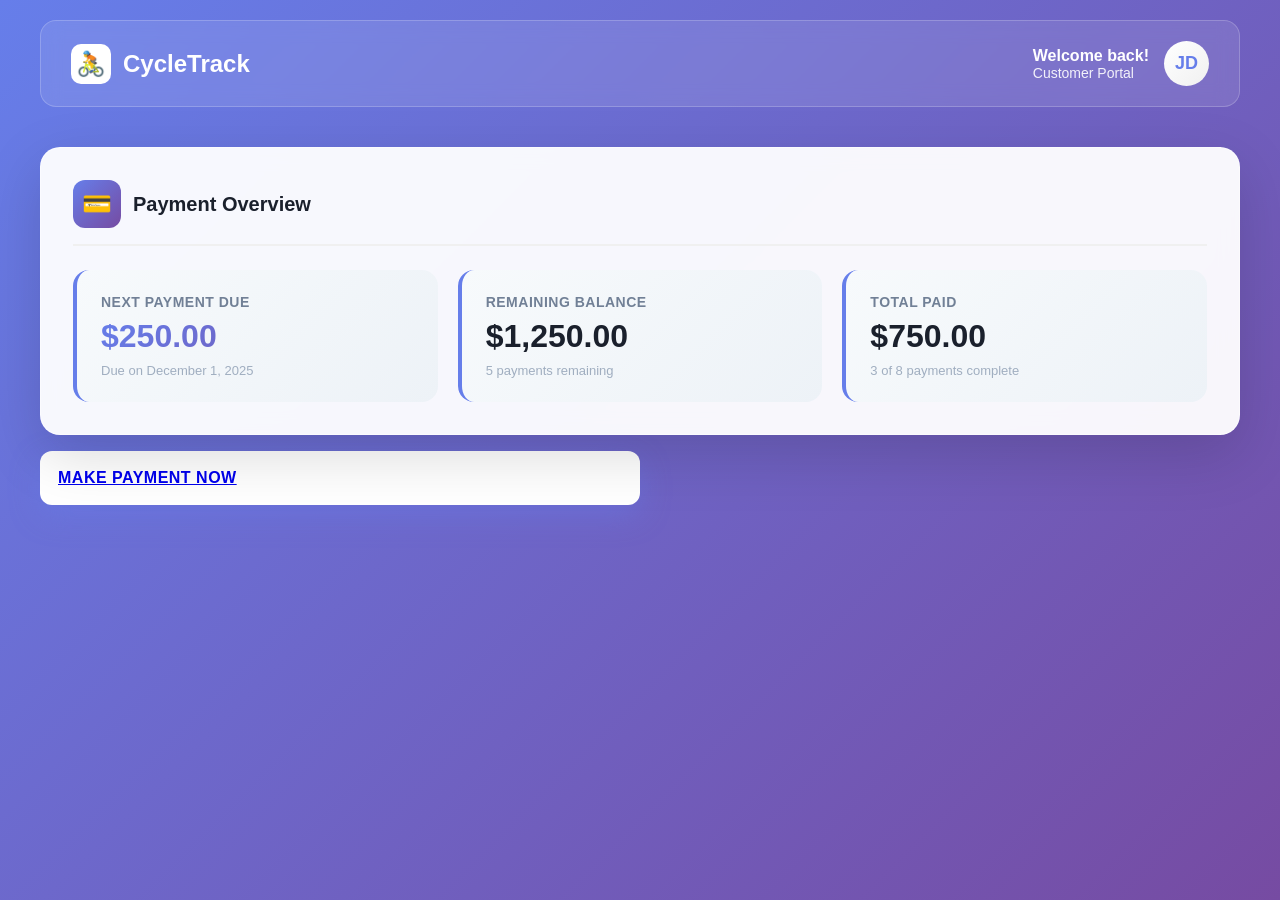
<file: cycle_track/www/customer_profile/index.html>
<!DOCTYPE html>
<html lang="en">
	<head>
		<meta charset="UTF-8" />
		<meta name="viewport" content="width=device-width, initial-scale=1.0" />
		<title>CycleTrack - Customer Profile</title>
		<style>
			* {
				margin: 0;
				padding: 0;
				box-sizing: border-box;
			}

			body {
				font-family: -apple-system, BlinkMacSystemFont, "Segoe UI", Roboto, Oxygen, Ubuntu,
					Cantarell, sans-serif;
				background: linear-gradient(135deg, #667eea 0%, #764ba2 100%);
				min-height: 100vh;
				padding: 20px;
			}

			.container {
				max-width: 1200px;
				margin: 0 auto;
			}

			/* Header */
			.header {
				display: flex;
				justify-content: space-between;
				align-items: center;
				margin-bottom: 40px;
				background: rgba(255, 255, 255, 0.1);
				backdrop-filter: blur(10px);
				padding: 20px 30px;
				border-radius: 16px;
				border: 1px solid rgba(255, 255, 255, 0.2);
			}

			.logo {
				display: flex;
				align-items: center;
				gap: 12px;
				color: white;
				font-size: 24px;
				font-weight: 700;
			}

			.logo-icon {
				width: 40px;
				height: 40px;
				background: white;
				border-radius: 10px;
				display: flex;
				align-items: center;
				justify-content: center;
				font-size: 24px;
			}

			.user-info {
				display: flex;
				align-items: center;
				gap: 15px;
				color: white;
			}

			.user-avatar {
				width: 45px;
				height: 45px;
				background: linear-gradient(135deg, #fff 0%, #f0f0f0 100%);
				border-radius: 50%;
				display: flex;
				align-items: center;
				justify-content: center;
				font-weight: 600;
				color: #667eea;
				font-size: 18px;
			}

			/* Main Content Grid */
			.grid {
				display: grid;
				grid-template-columns: 1fr 1fr;
				gap: 24px;
				margin-bottom: 24px;
			}

			/* Cards */
			.card {
				background: rgba(255, 255, 255, 0.95);
				backdrop-filter: blur(10px);
				border-radius: 20px;
				padding: 32px;
				box-shadow: 0 20px 60px rgba(0, 0, 0, 0.15);
				border: 1px solid rgba(255, 255, 255, 0.5);
				transition: transform 0.3s ease, box-shadow 0.3s ease;
			}

			.card:hover {
				transform: translateY(-5px);
				box-shadow: 0 25px 70px rgba(0, 0, 0, 0.2);
			}

			.card-header {
				display: flex;
				align-items: center;
				gap: 12px;
				margin-bottom: 24px;
				padding-bottom: 16px;
				border-bottom: 2px solid #f0f0f0;
			}

			.card-icon {
				width: 48px;
				height: 48px;
				background: linear-gradient(135deg, #667eea 0%, #764ba2 100%);
				border-radius: 12px;
				display: flex;
				align-items: center;
				justify-content: center;
				font-size: 24px;
				color: white;
			}

			.card-title {
				font-size: 20px;
				font-weight: 700;
				color: #1a202c;
			}

			/* Payment Summary */
			.payment-summary {
				grid-column: 1 / -1;
			}

			.summary-grid {
				display: grid;
				grid-template-columns: repeat(auto-fit, minmax(250px, 1fr));
				gap: 20px;
			}

			.summary-item {
				padding: 24px;
				background: linear-gradient(135deg, #f7fafc 0%, #edf2f7 100%);
				border-radius: 16px;
				border-left: 4px solid #667eea;
			}

			.summary-label {
				font-size: 14px;
				color: #718096;
				text-transform: uppercase;
				letter-spacing: 0.5px;
				margin-bottom: 8px;
				font-weight: 600;
			}

			.summary-value {
				font-size: 32px;
				font-weight: 800;
				color: #1a202c;
				margin-bottom: 8px;
			}

			.summary-value.highlight {
				background: linear-gradient(135deg, #667eea 0%, #764ba2 100%);
				-webkit-background-clip: text;
				-webkit-text-fill-color: transparent;
				background-clip: text;
			}

			.summary-meta {
				font-size: 13px;
				color: #a0aec0;
			}

			/* Pay Button */
			.pay-btn {
				width: 50%;
				padding: 18px;
				background: white;
				color: linear-gradient(135deg, #667eea 0%, #764ba2 100%);
				border: none;
				border-radius: 12px;
				font-size: 16px;
				font-weight: 700;
				cursor: pointer;
				transition: all 0.3s ease;
				text-transform: uppercase;
				letter-spacing: 0.5px;
				margin-top: 16px;
				box-shadow: 0 10px 30px rgba(102, 126, 234, 0.4);
			}

			.pay-btn:hover {
				transform: translateY(-2px);
				box-shadow: 0 15px 40px rgba(102, 126, 234, 0.6);
			}

			.pay-btn:active {
				transform: translateY(0);
			}

			/* Contract Details */
			.contract-info {
				display: flex;
				flex-direction: column;
				gap: 16px;
			}

			.info-row {
				display: flex;
				justify-content: space-between;
				padding: 16px;
				background: #f7fafc;
				border-radius: 12px;
				transition: background 0.2s ease;
			}

			.info-row:hover {
				background: #edf2f7;
			}

			.info-label {
				font-weight: 600;
				color: #4a5568;
			}

			.info-value {
				font-weight: 700;
				color: #1a202c;
			}

			.status-badge {
				display: inline-block;
				padding: 6px 16px;
				background: linear-gradient(135deg, #48bb78 0%, #38a169 100%);
				color: white;
				border-radius: 20px;
				font-size: 13px;
				font-weight: 700;
				text-transform: uppercase;
				letter-spacing: 0.5px;
			}

			/* Payment History */
			.history-list {
				display: flex;
				flex-direction: column;
				gap: 12px;
				max-height: 400px;
				overflow-y: auto;
				padding-right: 8px;
			}

			.history-list::-webkit-scrollbar {
				width: 6px;
			}

			.history-list::-webkit-scrollbar-track {
				background: #f1f1f1;
				border-radius: 10px;
			}

			.history-list::-webkit-scrollbar-thumb {
				background: linear-gradient(135deg, #667eea 0%, #764ba2 100%);
				border-radius: 10px;
			}

			.history-item {
				display: flex;
				justify-content: space-between;
				align-items: center;
				padding: 20px;
				background: linear-gradient(135deg, #f7fafc 0%, #ffffff 100%);
				border-radius: 12px;
				border: 1px solid #e2e8f0;
				transition: all 0.3s ease;
			}

			.history-item:hover {
				border-color: #667eea;
				transform: translateX(5px);
				box-shadow: 0 5px 20px rgba(102, 126, 234, 0.1);
			}

			.history-date {
				font-weight: 600;
				color: #2d3748;
			}

			.history-amount {
				font-size: 18px;
				font-weight: 700;
				color: #667eea;
			}

			.history-status {
				font-size: 12px;
				color: #48bb78;
				font-weight: 600;
			}

			.empty-state {
				text-align: center;
				padding: 60px 20px;
				color: #a0aec0;
			}

			.empty-icon {
				font-size: 64px;
				margin-bottom: 16px;
				opacity: 0.5;
			}

			/* Responsive */
			@media (max-width: 768px) {
				.grid {
					grid-template-columns: 1fr;
				}

				.header {
					flex-direction: column;
					gap: 16px;
					text-align: center;
				}

				.summary-grid {
					grid-template-columns: 1fr;
				}

				.card {
					padding: 24px;
				}
			}

			/* Animations */
			@keyframes fadeIn {
				from {
					opacity: 0;
					transform: translateY(20px);
				}
				to {
					opacity: 1;
					transform: translateY(0);
				}
			}

			.card {
				animation: fadeIn 0.6s ease forwards;
			}

			.card:nth-child(1) {
				animation-delay: 0.1s;
			}
			.card:nth-child(2) {
				animation-delay: 0.2s;
			}
			.card:nth-child(3) {
				animation-delay: 0.3s;
			}
		</style>
	</head>
	<body>
		<div class="container">
			<!-- Header -->
			<div class="header">
				<div class="logo">
					<div class="logo-icon">🚴</div>
					<span>CycleTrack</span>
				</div>
				<div class="user-info">
					<div>
						<div style="font-weight: 600; font-size: 16px">Welcome back!</div>
						<div style="font-size: 14px; opacity: 0.9">Customer Portal</div>
					</div>
					<div class="user-avatar">JD</div>
				</div>
			</div>
			<!-- Payment Summary -->
			<div class="card payment-summary">
				<div class="card-header">
					<div class="card-icon">💳</div>
					<h2 class="card-title">Payment Overview</h2>
				</div>
				<div class="summary-grid">
					<div class="summary-item">
						<div class="summary-label">Next Payment Due</div>
						<div class="summary-value highlight">$250.00</div>
						<div class="summary-meta">Due on December 1, 2025</div>
					</div>
					<div class="summary-item">
						<div class="summary-label">Remaining Balance</div>
						<div class="summary-value">$1,250.00</div>
						<div class="summary-meta">5 payments remaining</div>
					</div>
					<div class="summary-item">
						<div class="summary-label">Total Paid</div>
						<div class="summary-value">$750.00</div>
						<div class="summary-meta">3 of 8 payments complete</div>
					</div>
				</div>
				<!-- <button class="pay-btn" onclick="alert('Payment processing would happen here')">Make Payment Now</button> -->
			</div>

			<div class="pay-btn">
				<a href="/pay" class="btn btn-primary">Make Payment Now</a>
			</div>
		</div>
	</body>
</html>
</file>
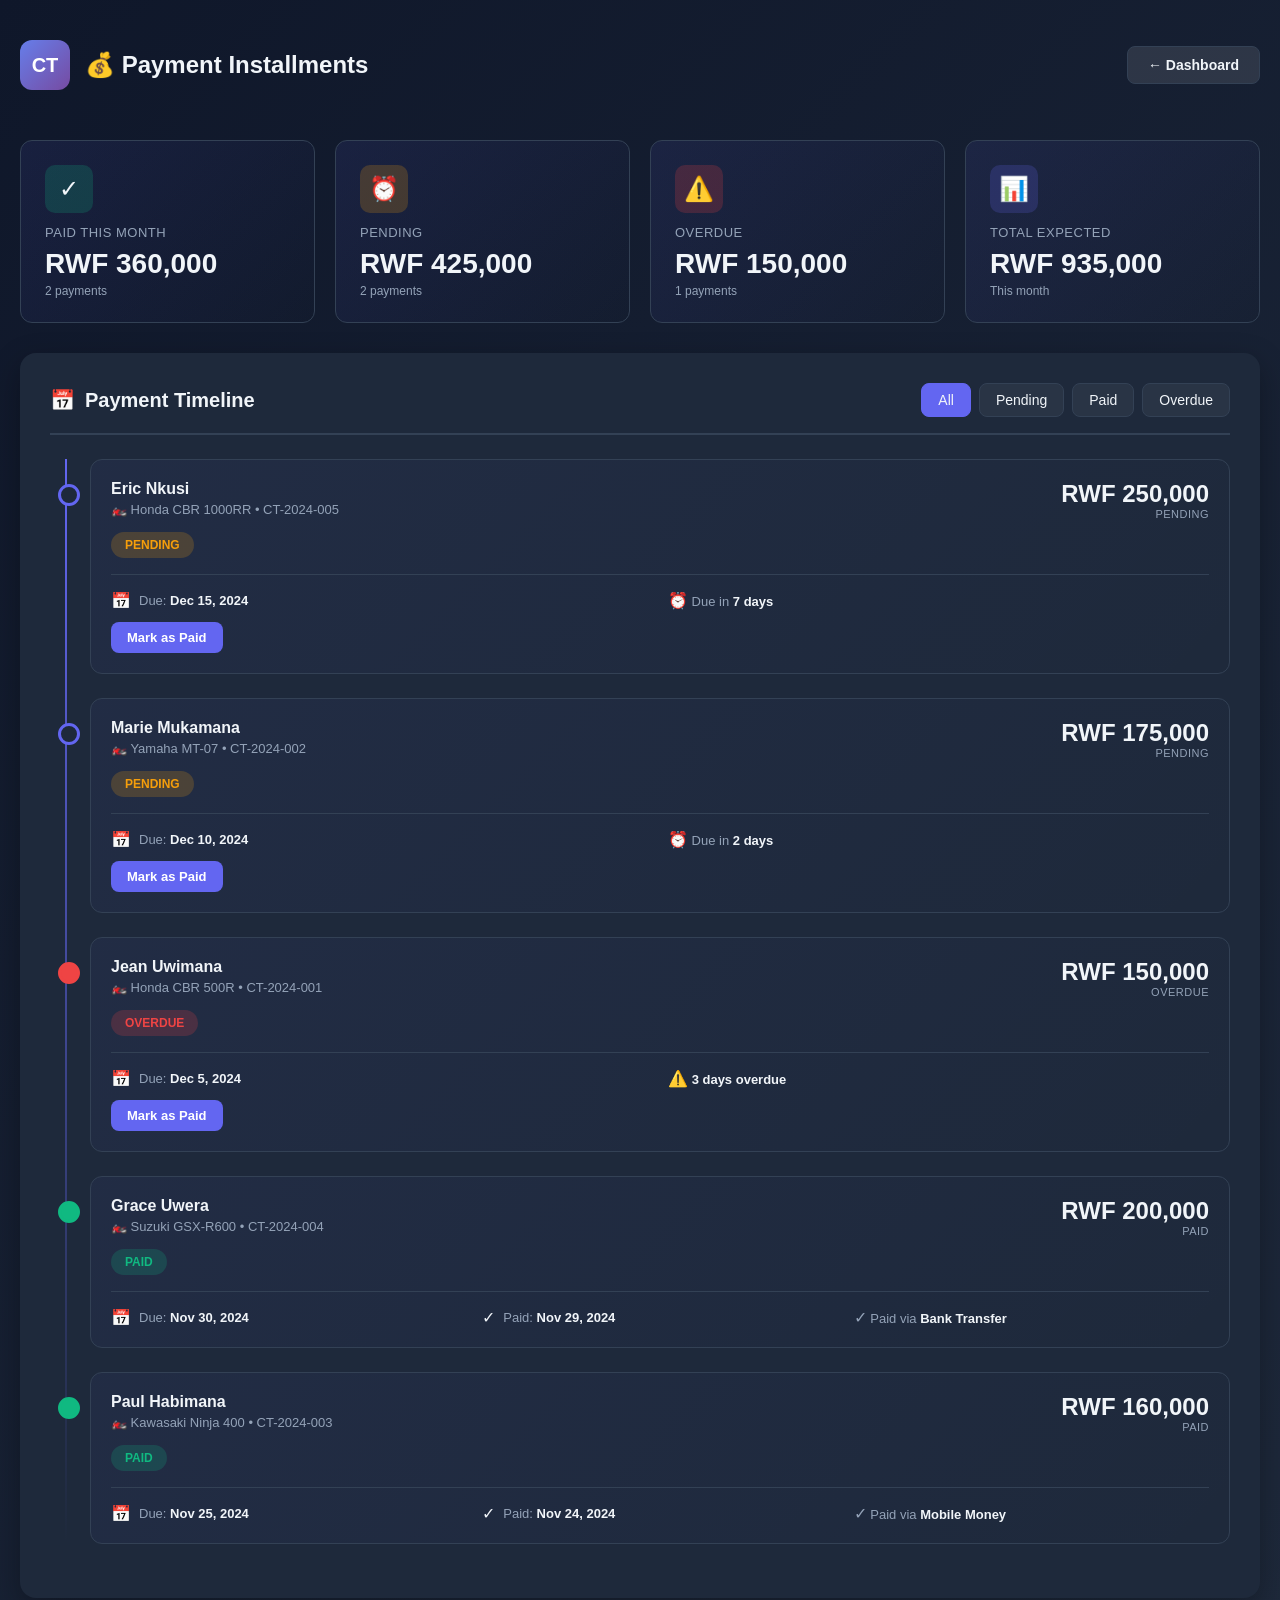
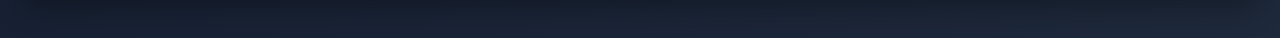
<file: cycle_track/www/installments/index.html>
<!DOCTYPE html>
<html>
<head>
    <meta charset="utf-8">
    <title>Payment Installments - CycleTrack</title>
    <meta name="viewport" content="width=device-width,initial-scale=1">
    <style>
        :root {
            --primary: #6366f1;
            --success: #10b981;
            --danger: #ef4444;
            --warning: #f59e0b;
            --bg-card: #1e293b;
            --text-primary: #f1f5f9;
            --text-secondary: #94a3b8;
            --border: #334155;
        }

        * {
            margin: 0;
            padding: 0;
            box-sizing: border-box;
        }

        body {
            font-family: -apple-system, BlinkMacSystemFont, "Segoe UI", Roboto, Oxygen, Ubuntu, sans-serif;
            background: linear-gradient(135deg, #0f172a 0%, #1e293b 100%);
            min-height: 100vh;
            color: var(--text-primary);
        }

        .container {
            max-width: 1400px;
            margin: 0 auto;
            padding: 20px;
        }

        .site-header {
            display: flex;
            justify-content: space-between;
            align-items: center;
            padding: 20px 0;
            margin-bottom: 30px;
        }

        .brand {
            display: flex;
            align-items: center;
            gap: 15px;
        }

        .logo {
            width: 50px;
            height: 50px;
            background: linear-gradient(135deg, #667eea 0%, #764ba2 100%);
            border-radius: 12px;
            display: flex;
            align-items: center;
            justify-content: center;
            font-size: 20px;
            font-weight: bold;
            color: white;
        }

        .app-title {
            font-size: 24px;
            font-weight: 700;
        }

        .btn {
            padding: 10px 20px;
            border-radius: 8px;
            border: none;
            font-weight: 600;
            cursor: pointer;
            transition: all 0.3s ease;
            text-decoration: none;
            display: inline-block;
            font-size: 14px;
        }

        .btn-ghost {
            background: rgba(255, 255, 255, 0.1);
            color: var(--text-primary);
            border: 1px solid var(--border);
        }

        .btn-ghost:hover {
            background: rgba(255, 255, 255, 0.15);
        }

        .stats-grid {
            display: grid;
            grid-template-columns: repeat(auto-fit, minmax(240px, 1fr));
            gap: 20px;
            margin-bottom: 30px;
        }

        .stat-card {
            background: linear-gradient(135deg, rgba(99, 102, 241, 0.1) 0%, transparent 100%);
            border: 1px solid var(--border);
            padding: 24px;
            border-radius: 12px;
            transition: all 0.3s;
        }

        .stat-card:hover {
            border-color: var(--primary);
            transform: translateY(-2px);
        }

        .stat-icon {
            width: 48px;
            height: 48px;
            border-radius: 10px;
            display: flex;
            align-items: center;
            justify-content: center;
            font-size: 24px;
            margin-bottom: 12px;
        }

        .stat-icon.success {
            background: rgba(16, 185, 129, 0.2);
        }

        .stat-icon.warning {
            background: rgba(245, 158, 11, 0.2);
        }

        .stat-icon.danger {
            background: rgba(239, 68, 68, 0.2);
        }

        .stat-icon.info {
            background: rgba(99, 102, 241, 0.2);
        }

        .stat-label {
            font-size: 13px;
            color: var(--text-secondary);
            text-transform: uppercase;
            letter-spacing: 0.5px;
            margin-bottom: 8px;
        }

        .stat-value {
            font-size: 28px;
            font-weight: bold;
            color: var(--text-primary);
        }

        .stat-subtext {
            font-size: 12px;
            color: var(--text-secondary);
            margin-top: 4px;
        }

        .card {
            background: var(--bg-card);
            border-radius: 16px;
            padding: 30px;
            box-shadow: 0 10px 30px rgba(0, 0, 0, 0.3);
            margin-bottom: 20px;
        }

        .card-header {
            display: flex;
            justify-content: space-between;
            align-items: center;
            margin-bottom: 24px;
            padding-bottom: 16px;
            border-bottom: 2px solid var(--border);
        }

        .card-title {
            font-size: 20px;
            font-weight: 700;
            display: flex;
            align-items: center;
            gap: 10px;
        }

        .filter-tabs {
            display: flex;
            gap: 8px;
            flex-wrap: wrap;
        }

        .filter-tab {
            padding: 8px 16px;
            background: rgba(255, 255, 255, 0.05);
            border: 1px solid var(--border);
            border-radius: 8px;
            cursor: pointer;
            transition: all 0.3s;
            font-size: 14px;
            font-weight: 500;
        }

        .filter-tab.active {
            background: var(--primary);
            border-color: var(--primary);
        }

        .filter-tab:hover {
            background: rgba(255, 255, 255, 0.1);
        }

        .installment-timeline {
            position: relative;
            padding-left: 40px;
        }

        .installment-timeline::before {
            content: '';
            position: absolute;
            left: 15px;
            top: 0;
            bottom: 0;
            width: 2px;
            background: linear-gradient(180deg, var(--primary) 0%, transparent 100%);
        }

        .installment-item {
            position: relative;
            margin-bottom: 24px;
            background: linear-gradient(135deg, rgba(99, 102, 241, 0.05) 0%, transparent 100%);
            border: 1px solid var(--border);
            border-radius: 12px;
            padding: 20px;
            transition: all 0.3s;
        }

        .installment-item:hover {
            border-color: var(--primary);
            transform: translateX(4px);
        }

        .installment-item::before {
            content: '';
            position: absolute;
            left: -33px;
            top: 24px;
            width: 16px;
            height: 16px;
            border-radius: 50%;
            background: var(--bg-card);
            border: 3px solid var(--primary);
            z-index: 1;
        }

        .installment-item.paid::before {
            background: var(--success);
            border-color: var(--success);
        }

        .installment-item.overdue::before {
            background: var(--danger);
            border-color: var(--danger);
        }

        .installment-header {
            display: flex;
            justify-content: space-between;
            align-items: flex-start;
            margin-bottom: 12px;
        }

        .installment-customer {
            flex: 1;
        }

        .customer-name {
            font-size: 16px;
            font-weight: 600;
            color: var(--text-primary);
            margin-bottom: 4px;
        }

        .customer-motorcycle {
            font-size: 13px;
            color: var(--text-secondary);
        }

        .installment-amount {
            text-align: right;
        }

        .amount-value {
            font-size: 24px;
            font-weight: bold;
            color: var(--text-primary);
        }

        .amount-label {
            font-size: 11px;
            color: var(--text-secondary);
            text-transform: uppercase;
            letter-spacing: 0.5px;
        }

        .installment-details {
            display: grid;
            grid-template-columns: repeat(auto-fit, minmax(150px, 1fr));
            gap: 16px;
            margin-top: 16px;
            padding-top: 16px;
            border-top: 1px solid var(--border);
        }

        .detail-item {
            display: flex;
            align-items: center;
            gap: 8px;
        }

        .detail-icon {
            font-size: 16px;
        }

        .detail-text {
            font-size: 13px;
            color: var(--text-secondary);
        }

        .detail-value {
            font-weight: 600;
            color: var(--text-primary);
        }

        .badge {
            display: inline-block;
            padding: 6px 14px;
            border-radius: 20px;
            font-size: 12px;
            font-weight: 600;
            text-transform: uppercase;
        }

        .badge-paid {
            background: rgba(16, 185, 129, 0.2);
            color: var(--success);
        }

        .badge-pending {
            background: rgba(245, 158, 11, 0.2);
            color: var(--warning);
        }

        .badge-overdue {
            background: rgba(239, 68, 68, 0.2);
            color: var(--danger);
        }

        .badge-upcoming {
            background: rgba(99, 102, 241, 0.2);
            color: var(--primary);
        }

        .action-button {
            padding: 8px 16px;
            background: var(--primary);
            color: white;
            border: none;
            border-radius: 8px;
            font-size: 13px;
            font-weight: 600;
            cursor: pointer;
            transition: all 0.3s;
            margin-top: 12px;
        }

        .action-button:hover {
            transform: translateY(-2px);
            box-shadow: 0 4px 12px rgba(99, 102, 241, 0.4);
        }

        .action-button.secondary {
            background: rgba(255, 255, 255, 0.1);
            border: 1px solid var(--border);
        }

        .loading {
            text-align: center;
            padding: 60px 20px;
            color: var(--text-secondary);
        }

        .spinner {
            display: inline-block;
            width: 40px;
            height: 40px;
            border: 4px solid rgba(99, 102, 241, 0.3);
            border-top-color: var(--primary);
            border-radius: 50%;
            animation: spin 0.8s linear infinite;
        }

        .empty {
            text-align: center;
            padding: 60px 20px;
            color: var(--text-secondary);
        }

        .empty-icon {
            font-size: 64px;
            margin-bottom: 16px;
            opacity: 0.5;
        }

        .alert {
            padding: 16px;
            border-radius: 8px;
            margin-bottom: 16px;
            border-left: 4px solid;
            animation: slideDown 0.3s ease-out;
        }

        .alert-success {
            background: rgba(16, 185, 129, 0.1);
            border-color: var(--success);
            color: var(--success);
        }

        .alert-danger {
            background: rgba(239, 68, 68, 0.1);
            border-color: var(--danger);
            color: var(--danger);
        }

        @keyframes spin {
            to { transform: rotate(360deg); }
        }

        @keyframes slideDown {
            from {
                opacity: 0;
                transform: translateY(-10px);
            }
            to {
                opacity: 1;
                transform: translateY(0);
            }
        }

        @media (max-width: 768px) {
            .stats-grid {
                grid-template-columns: 1fr 1fr;
            }

            .installment-details {
                grid-template-columns: 1fr;
            }

            .installment-header {
                flex-direction: column;
                gap: 12px;
            }

            .installment-amount {
                text-align: left;
            }
        }
    </style>
</head>
<body data_page="installments">
    <div class="container">
        <header class="site-header">
            <div class="brand">
                <div class="logo">CT</div>
                <div class="app-title">💰 Payment Installments</div>
            </div>
            <div>
                <a href="/admin_dashboard" class="btn btn-ghost">← Dashboard</a>
            </div>
        </header>

        <main>
            <!-- Statistics -->
            <div class="stats-grid">
                <div class="stat-card">
                    <div class="stat-icon success">✓</div>
                    <div class="stat-label">Paid This Month</div>
                    <div class="stat-value" id="stat-paid">RWF 0</div>
                    <div class="stat-subtext" id="stat-paid-count">0 payments</div>
                </div>

                <div class="stat-card">
                    <div class="stat-icon warning">⏰</div>
                    <div class="stat-label">Pending</div>
                    <div class="stat-value" id="stat-pending">RWF 0</div>
                    <div class="stat-subtext" id="stat-pending-count">0 payments</div>
                </div>

                <div class="stat-card">
                    <div class="stat-icon danger">⚠️</div>
                    <div class="stat-label">Overdue</div>
                    <div class="stat-value" id="stat-overdue">RWF 0</div>
                    <div class="stat-subtext" id="stat-overdue-count">0 payments</div>
                </div>

                <div class="stat-card">
                    <div class="stat-icon info">📊</div>
                    <div class="stat-label">Total Expected</div>
                    <div class="stat-value" id="stat-total">RWF 0</div>
                    <div class="stat-subtext">This month</div>
                </div>
            </div>

            <!-- Installments List -->
            <section class="card">
                <div id="alert-container"></div>

                <div class="card-header">
                    <h3 class="card-title">
                        <span>📅</span>
                        Payment Timeline
                    </h3>
                    <div class="filter-tabs">
                        <div class="filter-tab active" data-filter="all">All</div>
                        <div class="filter-tab" data-filter="Pending">Pending</div>
                        <div class="filter-tab" data-filter="Paid">Paid</div>
                        <div class="filter-tab" data-filter="Overdue">Overdue</div>
                    </div>
                </div>

                <div id="installments-list" class="installment-timeline"></div>
            </section>
        </main>
    </div>

    <script>
        // ============================================================================
        // DEMO DATA - Replace with actual API calls
        // ============================================================================

        const demoInstallments = [
            {
                id: 'PAY-001',
                customer_name: 'Jean Uwimana',
                motorcycle: 'Honda CBR 500R',
                contract_id: 'CT-2024-001',
                amount: 150000,
                due_date: '2024-12-05',
                status: 'Overdue',
                payment_date: null,
                days_overdue: 3
            },
            {
                id: 'PAY-002',
                customer_name: 'Marie Mukamana',
                motorcycle: 'Yamaha MT-07',
                contract_id: 'CT-2024-002',
                amount: 175000,
                due_date: '2024-12-10',
                status: 'Pending',
                payment_date: null,
                days_until: 2
            },
            {
                id: 'PAY-003',
                customer_name: 'Paul Habimana',
                motorcycle: 'Kawasaki Ninja 400',
                contract_id: 'CT-2024-003',
                amount: 160000,
                due_date: '2024-11-25',
                status: 'Paid',
                payment_date: '2024-11-24',
                payment_method: 'Mobile Money'
            },
            {
                id: 'PAY-004',
                customer_name: 'Grace Uwera',
                motorcycle: 'Suzuki GSX-R600',
                contract_id: 'CT-2024-004',
                amount: 200000,
                due_date: '2024-11-30',
                status: 'Paid',
                payment_date: '2024-11-29',
                payment_method: 'Bank Transfer'
            },
            {
                id: 'PAY-005',
                customer_name: 'Eric Nkusi',
                motorcycle: 'Honda CBR 1000RR',
                contract_id: 'CT-2024-005',
                amount: 250000,
                due_date: '2024-12-15',
                status: 'Pending',
                payment_date: null,
                days_until: 7
            }
        ];

        // ============================================================================
        // UI FUNCTIONS
        // ============================================================================

        function showAlert(message, type = 'success') {
            const container = document.getElementById('alert-container');
            const alertId = `alert-${Date.now()}`;

            const alert = document.createElement('div');
            alert.id = alertId;
            alert.className = `alert alert-${type}`;
            alert.innerHTML = `
                <div style="display: flex; justify-content: space-between; align-items: center;">
                    <span>${message}</span>
                    <button onclick="document.getElementById('${alertId}').remove()" 
                            style="background: none; border: none; color: inherit; cursor: pointer; font-size: 18px;">
                        ×
                    </button>
                </div>
            `;

            container.insertBefore(alert, container.firstChild);

            setTimeout(() => {
                const el = document.getElementById(alertId);
                if (el) el.remove();
            }, 5000);
        }

        function showLoading() {
            const list = document.getElementById('installments-list');
            list.innerHTML = `
                <div class="loading">
                    <div class="spinner"></div>
                    <p style="margin-top: 16px;">Loading installments...</p>
                </div>
            `;
        }

        function showEmpty() {
            const list = document.getElementById('installments-list');
            list.innerHTML = `
                <div class="empty">
                    <div class="empty-icon">💰</div>
                    <p style="font-size: 18px; font-weight: 600; margin-bottom: 8px;">No installments found</p>
                    <p>All payments are up to date!</p>
                </div>
            `;
        }

        // ============================================================================
        // INSTALLMENT MANAGEMENT
        // ============================================================================

        let allInstallments = [];
        let currentFilter = 'all';

        function loadInstallments() {
            showLoading();

            // Simulate API call
            setTimeout(() => {
                allInstallments = demoInstallments;
                updateStats(allInstallments);
                filterInstallments(currentFilter);
            }, 500);
        }

        function updateStats(installments) {
            const paid = installments.filter(i => i.status === 'Paid');
            const pending = installments.filter(i => i.status === 'Pending');
            const overdue = installments.filter(i => i.status === 'Overdue');

            const paidAmount = paid.reduce((sum, i) => sum + i.amount, 0);
            const pendingAmount = pending.reduce((sum, i) => sum + i.amount, 0);
            const overdueAmount = overdue.reduce((sum, i) => sum + i.amount, 0);
            const totalAmount = installments.reduce((sum, i) => sum + i.amount, 0);

            document.getElementById('stat-paid').textContent = `RWF ${formatNumber(paidAmount)}`;
            document.getElementById('stat-paid-count').textContent = `${paid.length} payments`;

            document.getElementById('stat-pending').textContent = `RWF ${formatNumber(pendingAmount)}`;
            document.getElementById('stat-pending-count').textContent = `${pending.length} payments`;

            document.getElementById('stat-overdue').textContent = `RWF ${formatNumber(overdueAmount)}`;
            document.getElementById('stat-overdue-count').textContent = `${overdue.length} payments`;

            document.getElementById('stat-total').textContent = `RWF ${formatNumber(totalAmount)}`;
        }

        function filterInstallments(filter) {
            currentFilter = filter;

            let filtered = allInstallments;
            if (filter !== 'all') {
                filtered = allInstallments.filter(i => i.status === filter);
            }

            renderInstallments(filtered);
        }

        function renderInstallments(installments) {
            const list = document.getElementById('installments-list');

            if (installments.length === 0) {
                showEmpty();
                return;
            }

            // Sort by date (most recent first)
            const sorted = [...installments].sort((a, b) => 
                new Date(b.due_date) - new Date(a.due_date)
            );

            list.innerHTML = sorted.map(inst => {
                const statusClass = inst.status.toLowerCase();
                const badgeClass = `badge-${statusClass}`;

                let statusInfo = '';
                if (inst.status === 'Overdue') {
                    statusInfo = `<span class="detail-text"><span class="detail-icon">⚠️</span> <span class="detail-value">${inst.days_overdue} days overdue</span></span>`;
                } else if (inst.status === 'Pending' && inst.days_until) {
                    statusInfo = `<span class="detail-text"><span class="detail-icon">⏰</span> Due in <span class="detail-value">${inst.days_until} days</span></span>`;
                } else if (inst.status === 'Paid') {
                    statusInfo = `<span class="detail-text"><span class="detail-icon">✓</span> Paid via <span class="detail-value">${inst.payment_method}</span></span>`;
                }

                return `
                    <div class="installment-item ${statusClass}">
                        <div class="installment-header">
                            <div class="installment-customer">
                                <div class="customer-name">${escapeHtml(inst.customer_name)}</div>
                                <div class="customer-motorcycle">🏍️ ${escapeHtml(inst.motorcycle)} • ${inst.contract_id}</div>
                            </div>
                            <div class="installment-amount">
                                <div class="amount-value">RWF ${formatNumber(inst.amount)}</div>
                                <div class="amount-label">${inst.status}</div>
                            </div>
                        </div>

                        <span class="badge ${badgeClass}">${inst.status}</span>

                        <div class="installment-details">
                            <div class="detail-item">
                                <span class="detail-icon">📅</span>
                                <span class="detail-text">Due: <span class="detail-value">${formatDate(inst.due_date)}</span></span>
                            </div>
                            ${inst.payment_date ? `
                                <div class="detail-item">
                                    <span class="detail-icon">✓</span>
                                    <span class="detail-text">Paid: <span class="detail-value">${formatDate(inst.payment_date)}</span></span>
                                </div>
                            ` : ''}
                            <div class="detail-item">
                                ${statusInfo}
                            </div>
                        </div>

                        ${inst.status === 'Pending' || inst.status === 'Overdue' ? `
                            <button class="action-button" onclick="markAsPaid('${inst.id}')">
                                Mark as Paid
                            </button>
                        ` : ''}
                    </div>
                `;
            }).join('');
        }

        function markAsPaid(installmentId) {
            showAlert(`Payment ${installmentId} marked as paid!`, 'success');
            // TODO: Implement actual payment marking
        }

        // ============================================================================
        // HELPER FUNCTIONS
        // ============================================================================

        function formatNumber(num) {
            return new Intl.NumberFormat('en-US').format(num);
        }

        function formatDate(dateStr) {
            const date = new Date(dateStr);
            return date.toLocaleDateString('en-US', { 
                month: 'short', 
                day: 'numeric', 
                year: 'numeric' 
            });
        }

        function escapeHtml(text) {
            if (!text) return '';
            const map = {
                '&': '&amp;',
                '<': '&lt;',
                '>': '&gt;',
                '"': '&quot;',
                "'": '&#039;'
            };
            return String(text).replace(/[&<>"']/g, m => map[m]);
        }

        // ============================================================================
        // INITIALIZATION
        // ============================================================================

        document.addEventListener('DOMContentLoaded', () => {
            loadInstallments();

            // Filter tabs
            document.querySelectorAll('.filter-tab').forEach(tab => {
                tab.addEventListener('click', () => {
                    document.querySelectorAll('.filter-tab').forEach(t => t.classList.remove('active'));
                    tab.classList.add('active');
                    filterInstallments(tab.dataset.filter);
                });
            });
        });
    </script>
</body>
</html>
</file>
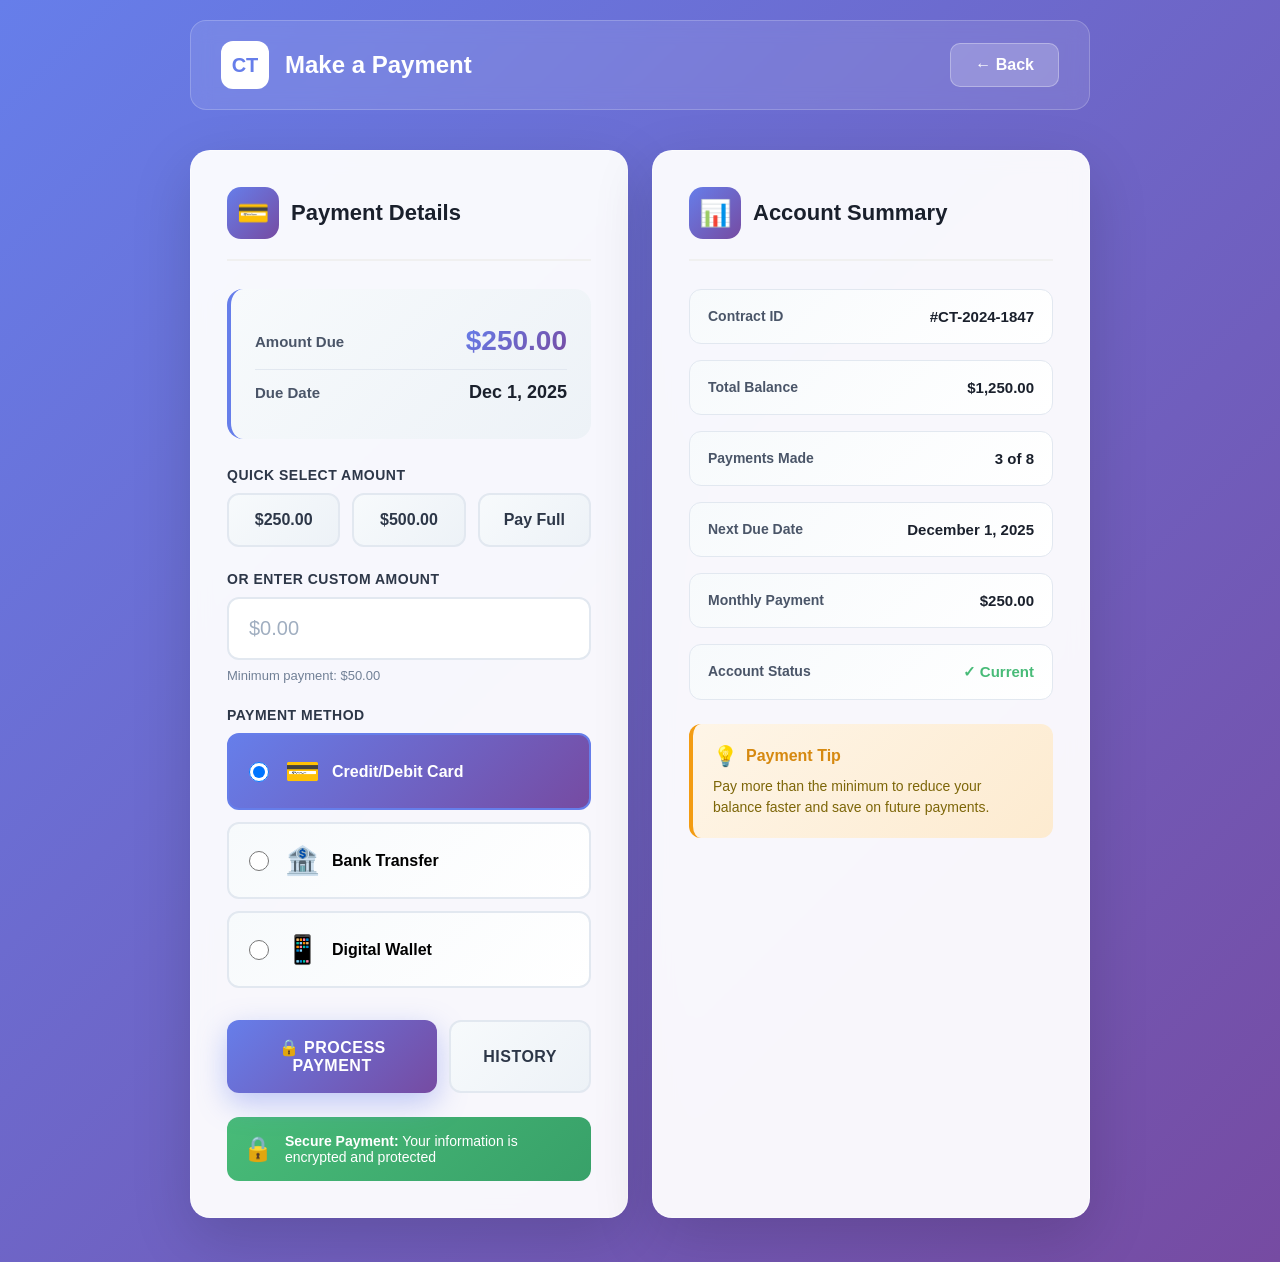
<file: cycle_track/www/pay/index.html>
<!DOCTYPE html>
<html lang="en">
	<head>
		<meta charset="UTF-8" />
		<meta name="viewport" content="width=device-width, initial-scale=1.0" />
		<title>Make a Payment - CycleTrack</title>
		<style>
			* {
				margin: 0;
				padding: 0;
				box-sizing: border-box;
			}

			body {
				font-family: -apple-system, BlinkMacSystemFont, "Segoe UI", Roboto, Oxygen, Ubuntu,
					Cantarell, sans-serif;
				background: linear-gradient(135deg, #667eea 0%, #764ba2 100%);
				min-height: 100vh;
				padding: 20px;
			}

			.container {
				max-width: 900px;
				margin: 0 auto;
			}

			/* Header */
			.header {
				display: flex;
				justify-content: space-between;
				align-items: center;
				margin-bottom: 40px;
				background: rgba(255, 255, 255, 0.1);
				backdrop-filter: blur(10px);
				padding: 20px 30px;
				border-radius: 16px;
				border: 1px solid rgba(255, 255, 255, 0.2);
			}

			.brand {
				display: flex;
				align-items: center;
				gap: 16px;
				color: white;
			}

			.logo {
				width: 48px;
				height: 48px;
				background: white;
				border-radius: 12px;
				display: flex;
				align-items: center;
				justify-content: center;
				font-weight: 800;
				font-size: 20px;
				color: #667eea;
			}

			.app-title {
				font-size: 24px;
				font-weight: 700;
			}

			.back-btn {
				padding: 12px 24px;
				background: rgba(255, 255, 255, 0.2);
				color: white;
				text-decoration: none;
				border-radius: 10px;
				font-weight: 600;
				transition: all 0.3s ease;
				border: 1px solid rgba(255, 255, 255, 0.3);
			}

			.back-btn:hover {
				background: rgba(255, 255, 255, 0.3);
				transform: translateX(-5px);
			}

			/* Main Content */
			.main-grid {
				display: grid;
				grid-template-columns: 1fr 1fr;
				gap: 24px;
				margin-bottom: 24px;
			}

			/* Cards */
			.card {
				background: rgba(255, 255, 255, 0.95);
				backdrop-filter: blur(10px);
				border-radius: 20px;
				padding: 36px;
				box-shadow: 0 20px 60px rgba(0, 0, 0, 0.15);
				border: 1px solid rgba(255, 255, 255, 0.5);
				animation: fadeIn 0.6s ease forwards;
			}

			.card-full {
				grid-column: 1 / -1;
			}

			.card-header {
				display: flex;
				align-items: center;
				gap: 12px;
				margin-bottom: 28px;
				padding-bottom: 20px;
				border-bottom: 2px solid #f0f0f0;
			}

			.card-icon {
				width: 52px;
				height: 52px;
				background: linear-gradient(135deg, #667eea 0%, #764ba2 100%);
				border-radius: 14px;
				display: flex;
				align-items: center;
				justify-content: center;
				font-size: 26px;
				color: white;
			}

			.card-title {
				font-size: 22px;
				font-weight: 700;
				color: #1a202c;
			}

			/* Payment Summary Box */
			.summary-box {
				background: linear-gradient(135deg, #f7fafc 0%, #edf2f7 100%);
				border-radius: 16px;
				padding: 24px;
				margin-bottom: 28px;
				border-left: 4px solid #667eea;
			}

			.summary-row {
				display: flex;
				justify-content: space-between;
				align-items: center;
				padding: 12px 0;
			}

			.summary-row:not(:last-child) {
				border-bottom: 1px solid #e2e8f0;
			}

			.summary-label {
				font-size: 15px;
				color: #4a5568;
				font-weight: 600;
			}

			.summary-value {
				font-size: 18px;
				font-weight: 700;
				color: #1a202c;
			}

			.summary-value.highlight {
				font-size: 28px;
				background: linear-gradient(135deg, #667eea 0%, #764ba2 100%);
				-webkit-background-clip: text;
				-webkit-text-fill-color: transparent;
				background-clip: text;
			}

			/* Form Styles */
			.form-group {
				margin-bottom: 24px;
			}

			.form-label {
				display: block;
				font-size: 14px;
				font-weight: 700;
				color: #2d3748;
				margin-bottom: 10px;
				text-transform: uppercase;
				letter-spacing: 0.5px;
			}

			.input {
				width: 100%;
				padding: 18px 20px;
				font-size: 20px;
				border: 2px solid #e2e8f0;
				border-radius: 12px;
				transition: all 0.3s ease;
				background: white;
				font-weight: 600;
				color: #1a202c;
			}

			.input:focus {
				outline: none;
				border-color: #667eea;
				box-shadow: 0 0 0 4px rgba(102, 126, 234, 0.1);
				transform: translateY(-2px);
			}

			.input::placeholder {
				color: #a0aec0;
				font-weight: 400;
			}

			.input-hint {
				font-size: 13px;
				color: #718096;
				margin-top: 8px;
			}

			/* Quick Amount Buttons */
			.quick-amounts {
				display: grid;
				grid-template-columns: repeat(3, 1fr);
				gap: 12px;
				margin-bottom: 24px;
			}

			.quick-amount-btn {
				padding: 16px;
				background: linear-gradient(135deg, #f7fafc 0%, #edf2f7 100%);
				border: 2px solid #e2e8f0;
				border-radius: 12px;
				font-weight: 700;
				font-size: 16px;
				color: #2d3748;
				cursor: pointer;
				transition: all 0.3s ease;
			}

			.quick-amount-btn:hover {
				background: linear-gradient(135deg, #667eea 0%, #764ba2 100%);
				color: white;
				border-color: #667eea;
				transform: translateY(-3px);
				box-shadow: 0 10px 25px rgba(102, 126, 234, 0.3);
			}

			.quick-amount-btn.active {
				background: linear-gradient(135deg, #667eea 0%, #764ba2 100%);
				color: white;
				border-color: #667eea;
			}

			/* Payment Method Selection */
			.payment-methods {
				display: grid;
				gap: 12px;
				margin-bottom: 24px;
			}

			.payment-method {
				display: flex;
				align-items: center;
				padding: 20px;
				background: linear-gradient(135deg, #f7fafc 0%, #ffffff 100%);
				border: 2px solid #e2e8f0;
				border-radius: 12px;
				cursor: pointer;
				transition: all 0.3s ease;
			}

			.payment-method:hover {
				border-color: #667eea;
				transform: translateX(5px);
				box-shadow: 0 5px 20px rgba(102, 126, 234, 0.1);
			}

			.payment-method.active {
				background: linear-gradient(135deg, #667eea 0%, #764ba2 100%);
				border-color: #667eea;
				color: white;
			}

			.payment-method input[type="radio"] {
				margin-right: 16px;
				width: 20px;
				height: 20px;
				cursor: pointer;
			}

			.payment-method-icon {
				font-size: 28px;
				margin-right: 12px;
			}

			.payment-method-label {
				font-weight: 600;
				font-size: 16px;
			}

			/* Buttons */
			.btn-group {
				display: grid;
				grid-template-columns: 1fr auto;
				gap: 12px;
				margin-top: 32px;
			}

			.btn {
				padding: 18px 32px;
				border: none;
				border-radius: 12px;
				font-size: 16px;
				font-weight: 700;
				cursor: pointer;
				transition: all 0.3s ease;
				text-decoration: none;
				text-align: center;
				display: inline-flex;
				align-items: center;
				justify-content: center;
				gap: 8px;
				text-transform: uppercase;
				letter-spacing: 0.5px;
			}

			.btn-primary {
				background: linear-gradient(135deg, #667eea 0%, #764ba2 100%);
				color: white;
				box-shadow: 0 10px 30px rgba(102, 126, 234, 0.4);
			}

			.btn-primary:hover {
				transform: translateY(-3px);
				box-shadow: 0 15px 40px rgba(102, 126, 234, 0.6);
			}

			.btn-primary:active {
				transform: translateY(-1px);
			}

			.btn-secondary {
				background: linear-gradient(135deg, #f7fafc 0%, #edf2f7 100%);
				color: #2d3748;
				border: 2px solid #e2e8f0;
			}

			.btn-secondary:hover {
				background: linear-gradient(135deg, #edf2f7 0%, #e2e8f0 100%);
				transform: translateY(-2px);
				box-shadow: 0 5px 20px rgba(0, 0, 0, 0.1);
			}

			/* Account Info */
			.account-info {
				display: flex;
				flex-direction: column;
				gap: 16px;
			}

			.info-item {
				display: flex;
				justify-content: space-between;
				padding: 18px;
				background: linear-gradient(135deg, #f7fafc 0%, #ffffff 100%);
				border-radius: 12px;
				border: 1px solid #e2e8f0;
			}

			.info-label {
				font-weight: 600;
				color: #4a5568;
				font-size: 14px;
			}

			.info-value {
				font-weight: 700;
				color: #1a202c;
				font-size: 15px;
			}

			/* Security Badge */
			.security-badge {
				display: flex;
				align-items: center;
				gap: 12px;
				padding: 16px;
				background: linear-gradient(135deg, #48bb78 0%, #38a169 100%);
				color: white;
				border-radius: 12px;
				margin-top: 24px;
				font-size: 14px;
			}

			.security-icon {
				font-size: 24px;
			}

			/* Animations */
			@keyframes fadeIn {
				from {
					opacity: 0;
					transform: translateY(20px);
				}
				to {
					opacity: 1;
					transform: translateY(0);
				}
			}

			/* Responsive */
			@media (max-width: 768px) {
				.main-grid {
					grid-template-columns: 1fr;
				}

				.header {
					flex-direction: column;
					gap: 16px;
				}

				.btn-group {
					grid-template-columns: 1fr;
				}

				.quick-amounts {
					grid-template-columns: 1fr;
				}

				.card {
					padding: 24px;
				}
			}
		</style>
	</head>
	<body>
		<div class="container">
			<!-- Header -->
			<div class="header">
				<div class="brand">
					<div class="logo">CT</div>
					<div class="app-title">Make a Payment</div>
				</div>
				<a
					href="#"
					class="back-btn"
					onclick="alert('Navigate back to profile'); return false;"
					>← Back</a
				>
			</div>

			<!-- Main Grid -->
			<div class="main-grid">
				<!-- Payment Form -->
				<div class="card">
					<div class="card-header">
						<div class="card-icon">💳</div>
						<h2 class="card-title">Payment Details</h2>
					</div>

					<div class="summary-box">
						<div class="summary-row">
							<span class="summary-label">Amount Due</span>
							<span class="summary-value highlight">$250.00</span>
						</div>
						<div class="summary-row">
							<span class="summary-label">Due Date</span>
							<span class="summary-value">Dec 1, 2025</span>
						</div>
					</div>

					<form id="pay-form" onsubmit="handleSubmit(event)">
						<div class="form-group">
							<label class="form-label">Quick Select Amount</label>
							<div class="quick-amounts">
								<button
									type="button"
									class="quick-amount-btn"
									onclick="selectAmount(250)"
								>
									$250.00
								</button>
								<button
									type="button"
									class="quick-amount-btn"
									onclick="selectAmount(500)"
								>
									$500.00
								</button>
								<button
									type="button"
									class="quick-amount-btn"
									onclick="selectAmount(1250)"
								>
									Pay Full
								</button>
							</div>
						</div>

						<div class="form-group">
							<label class="form-label" for="pay-amount"
								>Or Enter Custom Amount</label
							>
							<input
								id="pay-amount"
								class="input"
								type="number"
								placeholder="$0.00"
								step="0.01"
								min="0"
								required
							/>
							<div class="input-hint">Minimum payment: $50.00</div>
						</div>

						<div class="form-group">
							<label class="form-label">Payment Method</label>
							<div class="payment-methods">
								<label class="payment-method active">
									<input
										type="radio"
										name="payment-method"
										value="card"
										checked
									/>
									<span class="payment-method-icon">💳</span>
									<span class="payment-method-label">Credit/Debit Card</span>
								</label>
								<label class="payment-method">
									<input type="radio" name="payment-method" value="bank" />
									<span class="payment-method-icon">🏦</span>
									<span class="payment-method-label">Bank Transfer</span>
								</label>
								<label class="payment-method">
									<input type="radio" name="payment-method" value="wallet" />
									<span class="payment-method-icon">📱</span>
									<span class="payment-method-label">Digital Wallet</span>
								</label>
							</div>
						</div>

						<div class="btn-group">
							<button class="btn btn-primary" type="submit">
								🔒 Process Payment
							</button>
							<a
								href="#"
								class="btn btn-secondary"
								onclick="alert('View payment history'); return false;"
							>
								History
							</a>
						</div>

						<div class="security-badge">
							<span class="security-icon">🔒</span>
							<span
								><strong>Secure Payment:</strong> Your information is encrypted and
								protected</span
							>
						</div>
					</form>
				</div>

				<!-- Account Summary -->
				<div class="card">
					<div class="card-header">
						<div class="card-icon">📊</div>
						<h2 class="card-title">Account Summary</h2>
					</div>

					<div class="account-info">
						<div class="info-item">
							<span class="info-label">Contract ID</span>
							<span class="info-value">#CT-2024-1847</span>
						</div>
						<div class="info-item">
							<span class="info-label">Total Balance</span>
							<span class="info-value">$1,250.00</span>
						</div>
						<div class="info-item">
							<span class="info-label">Payments Made</span>
							<span class="info-value">3 of 8</span>
						</div>
						<div class="info-item">
							<span class="info-label">Next Due Date</span>
							<span class="info-value">December 1, 2025</span>
						</div>
						<div class="info-item">
							<span class="info-label">Monthly Payment</span>
							<span class="info-value">$250.00</span>
						</div>
						<div class="info-item">
							<span class="info-label">Account Status</span>
							<span class="info-value" style="color: #48bb78">✓ Current</span>
						</div>
					</div>

					<div
						style="
							margin-top: 24px;
							padding: 20px;
							background: linear-gradient(135deg, #fef5e7 0%, #fdebd0 100%);
							border-radius: 12px;
							border-left: 4px solid #f39c12;
						"
					>
						<div
							style="
								font-weight: 700;
								color: #d68910;
								margin-bottom: 8px;
								display: flex;
								align-items: center;
								gap: 8px;
							"
						>
							<span style="font-size: 20px">💡</span> Payment Tip
						</div>
						<div style="font-size: 14px; color: #7d6608; line-height: 1.5">
							Pay more than the minimum to reduce your balance faster and save on
							future payments.
						</div>
					</div>
				</div>
			</div>
		</div>

		<script>
			function selectAmount(amount) {
				document.getElementById("pay-amount").value = amount;

				// Update active state on quick amount buttons
				document.querySelectorAll(".quick-amount-btn").forEach((btn) => {
					btn.classList.remove("active");
				});
				event.target.classList.add("active");
			}

			// Update active state for payment methods
			document.querySelectorAll(".payment-method").forEach((method) => {
				method.addEventListener("click", function () {
					document
						.querySelectorAll(".payment-method")
						.forEach((m) => m.classList.remove("active"));
					this.classList.add("active");
					this.querySelector('input[type="radio"]').checked = true;
				});
			});

			function handleSubmit(event) {
				event.preventDefault();
				const amount = document.getElementById("pay-amount").value;
				const method = document.querySelector(
					'input[name="payment-method"]:checked'
				).value;

				if (parseFloat(amount) < 50) {
					alert("Minimum payment amount is $50.00");
					return;
				}

				alert(
					`Processing payment of $${parseFloat(amount).toFixed(
						2
					)} via ${method}...\n\nIn production, this would redirect to the payment processor.`
				);
			}
		</script>
	</body>
</html>
</file>
